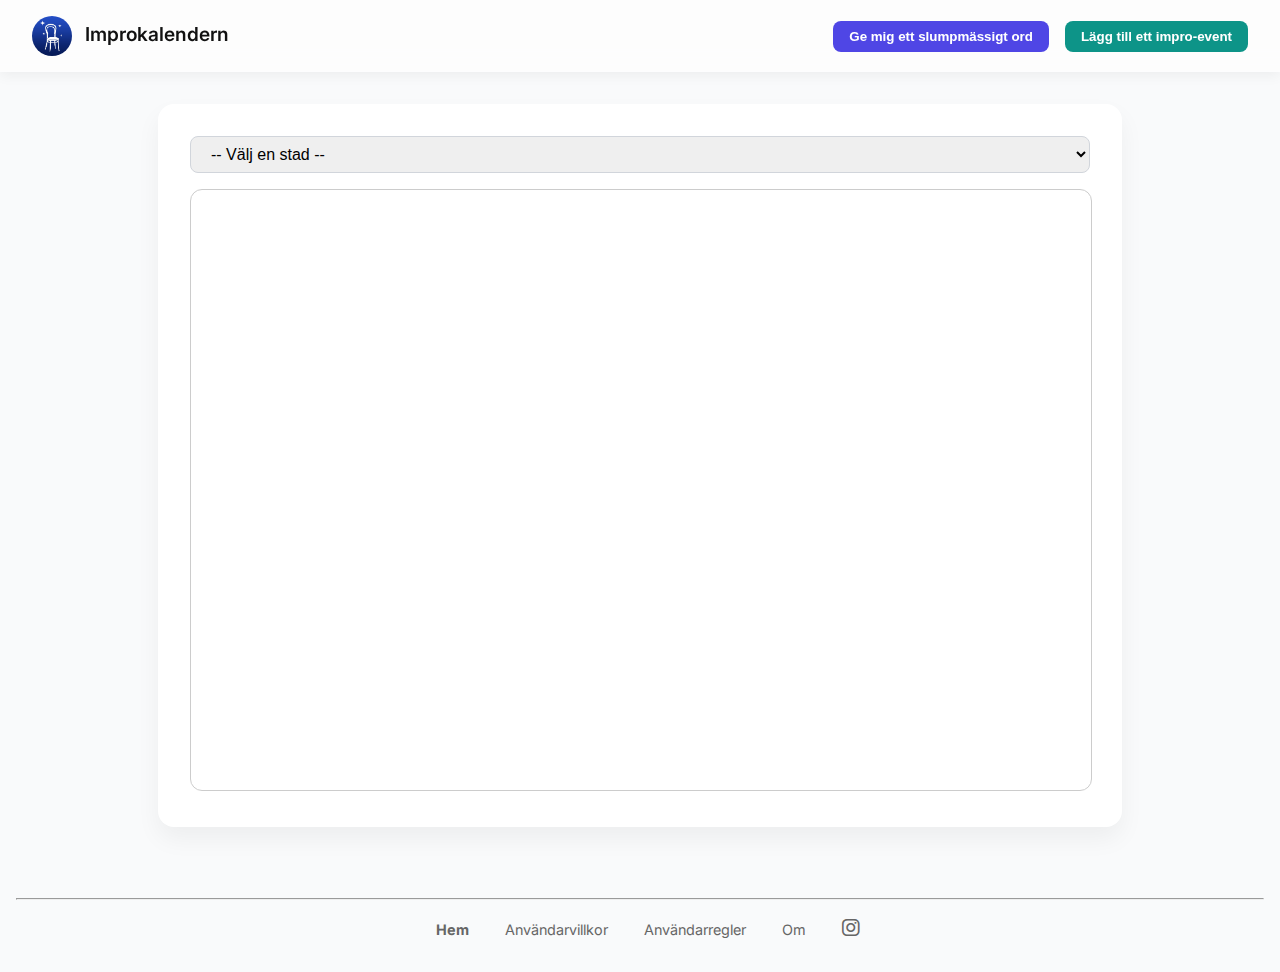
<file: index.html>
<!DOCTYPE html>
<html lang="en">

<head>
    <!-- Basic Meta Tags -->
    <meta charset="UTF-8">
    <meta name="viewport" content="width=device-width, initial-scale=1.0">
    <meta name="description"
        content="Upptäck improvisationsteater i Sverige! Improkalendern samlar föreställningar, impro comedy, jams & workshops i Stockholm, Göteborg och fler städer. Lägg in ditt impro-evenemang gratis!">

    <!-- Open Graph Meta Tags -->
    <meta property="og:title" content="Improkalendern">
    <meta property="og:description" content="Hitta och dela förbättringsevenemang som händer över hela Sverige.">
    <meta property="og:image" content="images/logo.jpg">
    <meta property="og:url" content="https://improkalendern.se"> 
    <meta property="og:type" content="website">

    <!-- Twitter Card Meta Tags -->
    <meta name="twitter:card" content="summary_large_image">
    <meta name="twitter:title" content="Improkalendern">
    <meta name="twitter:description" content="Upptäck improvisationer över hela Sverige med lätthet.">
    <meta name="twitter:image" content="images/logo.jpg">

    <!-- Favicon -->
    <link rel="icon" href="images/logo.jpg" type="image/jpeg">

    <!-- Title -->
    <title>Improkalendern</title>
    <link href="https://fonts.googleapis.com/css2?family=Inter:wght@400;600&display=swap" rel="stylesheet">
    <link rel="stylesheet" href="https://cdnjs.cloudflare.com/ajax/libs/font-awesome/6.5.0/css/all.min.css">

    <!-- Styling -->
    <link rel="stylesheet" href="style.css">

</head>

<body>
    <nav class="navbar">
        <div class="logo">
            <img src="images/logo.jpg" alt="Improv Sweden Logo"
                style="height: 40px; width: 40px; border-radius: 50%; object-fit: cover; vertical-align: middle; margin-right: 0.5rem;">
            Improkalendern
        </div>
        <div class="cta-buttons">
            <button id="randomWordButton" onclick="showRandomWord()" style="background-color:#4f46e5;">Ge mig ett
                slumpmässigt ord</button>
            <button onclick="togglePopup()" style="background-color:#0d9488">Lägg till ett impro-event</button>
        </div>
    </nav>

    <div class="container">
        <div id="dropdowns" class="dropdowns" style="display: flex; gap: 1rem; margin-bottom: 1rem;">
            <!-- City Dropdown -->
            <select id="citySelect" onchange="updateCalendar()">
                <option value="">-- Välj en stad --</option>
            </select>

            <!-- Type Dropdown -->
            <!-- <select id="typeSelect" onchange="">
                <option value="">-- Välj typ --</option>
                <option value="Improföreställning">Improföreställning</option>
                <option value="Jam">Jam</option>
                <option value="Workshop">Workshop</option>
            </select> -->

            <!-- Month Dropdown -->
            <!-- <select id="monthSelect" onchange="">
                <option value="">-- Välj månad --</option>
                <option value="01">Januari</option>
                <option value="02">Februari</option>
                <option value="03">Mars</option>
                <option value="04">April</option>
                <option value="05">Maj</option>
                <option value="06">Juni</option>
                <option value="07">Juli</option>
                <option value="08">Augusti</option>
                <option value="09">September</option>
                <option value="10">Oktober</option>
                <option value="11">November</option>
                <option value="12">December</option>
            </select> -->
        </div>

        <div>
            <iframe class="airtable-embed" id="calendarFrame"
                src="https://airtable.com/embed/appW0McLlByaH5C0D/shrVpIkFPbgpH4IrA" frameborder="0" onmousewheel=""
                width="100%" height="100%" style="background: transparent; border: 1px solid #ccc;"
                loading="lazy"></iframe>
        </div>
    </div>

    <div class="footer">
        <footer style="text-align: center; font-size: 0.9rem; color: #999;">
            <hr style="margin-bottom: 1rem;">
            <nav>
                <a href="index.html"
                    style="margin: 0 1rem; text-decoration: none; color: #666; font-weight: bold;">Hem</a>
                <a href="terms-user.html"
                    style="margin: 0 1rem; text-decoration: none; color: #666;">Användarvillkor</a>
                <a href="terms.html" style="margin: 0 1rem; text-decoration: none; color: #666;">Användarregler</a>
                <a href="about.html" style="margin: 0 1rem; text-decoration: none; color: #666;">Om</a>
                <a href="https://www.instagram.com/improkalendern" target="_blank"
                    style="margin-left: 1rem; color: #666; font-size: 20px;">
                    <i class="fab fa-instagram"></i>
                </a>
            </nav>
            <!-- <p style="margin-top: 1rem;">&copy; 2025 YourSiteName. All rights reserved.</p> -->
        </footer>
    </div>

    <div id="popup" onclick="togglePopup()">
        <iframe src="https://airtable.com/embed/appW0McLlByaH5C0D/shr8vMU9qYf616niE"></iframe>
    </div>
    <div id="wordPopup" onclick="closeWordPopup()">
        <div class="word-box" onclick="event.stopPropagation()">
            <h2 id="randomWord">Word</h2>
            <p id="wordDesc">Description of the word.</p>
            <button onclick="generateWord()">En till</button>
        </div>
    </div>

    <script src="script.js"></script>
</body>

</html>
</file>
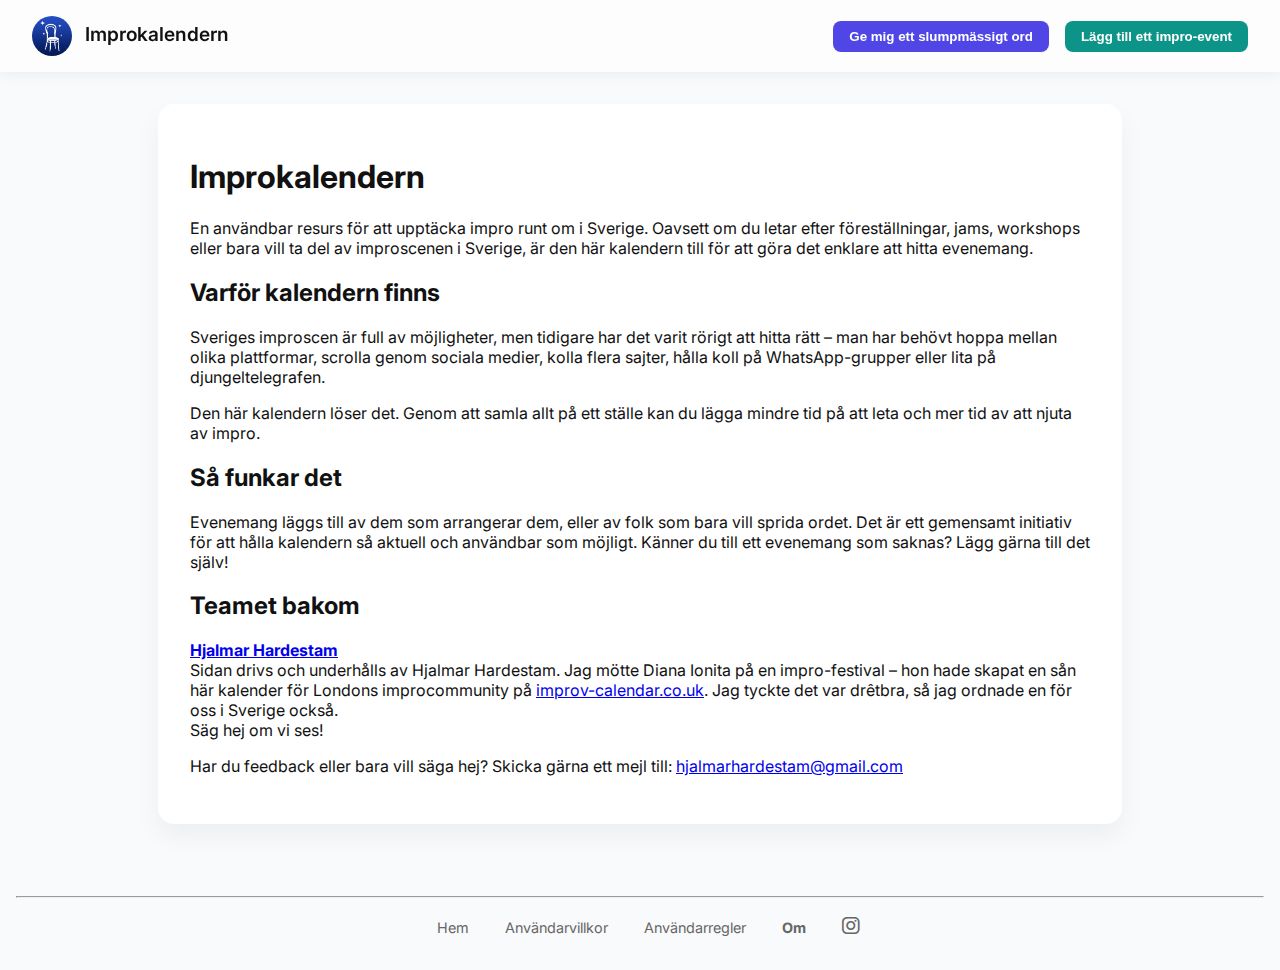
<file: about.html>
<!DOCTYPE html>
<html lang="sv">

<head>
    <!-- Basic Meta Tags -->
    <meta charset="UTF-8">
    <meta name="viewport" content="width=device-width, initial-scale=1.0">
    <meta name="description"
        content="Upptäck improvisationsteater i Sverige! Improkalendern samlar föreställningar, impro comedy, jams & workshops i Stockholm, Göteborg och fler städer. Lägg in ditt impro-evenemang gratis!">

    <!-- Open Graph Meta Tags -->
    <meta property="og:title" content="Om Improkalendern - Improkalendern">
    <meta property="og:description" content="Regler för att posta evenemang på Improkalendern">
    <meta property="og:image" content="images/logo.jpg">
    <meta property="og:url" content="https://improkalendern.se"> 
    <meta property="og:type" content="website">

    <!-- Twitter Card Meta Tags -->
    <meta name="twitter:card" content="summary_large_image">
    <meta name="twitter:title" content="Improkalendern">
    <meta name="twitter:description" content="Upptäck improvisationer över hela Sverige med lätthet.">
    <meta name="twitter:image" content="images/logo.jpg">

    <!-- Favicon -->
    <link rel="icon" href="images/logo.jpg" type="image/jpeg">

    <!-- Title -->
    <title>Om Improkalendern - Improkalendern</title>
    <link href="https://fonts.googleapis.com/css2?family=Inter:wght@400;600&display=swap" rel="stylesheet">
    <link rel="stylesheet" href="https://cdnjs.cloudflare.com/ajax/libs/font-awesome/6.5.0/css/all.min.css">

    <!-- Styling -->
    <link rel="stylesheet" href="style.css">

</head>

<body>
    <nav class="navbar">
        <a href="index.html" style="text-decoration: none; color: inherit;">
            <div class="logo">
                <img src="images/logo.jpg" alt="Improv Sweden Logo"
                    style="height: 40px; width: 40px; border-radius: 9999px; margin-right: 0.5rem; vertical-align: middle;">
                Improkalendern
            </div>
        </a>
        <div class="cta-buttons">
            <button id="randomWordButton" onclick="showRandomWord()" style="background-color:#4f46e5;">Ge mig ett
                slumpmässigt ord</button>
            <button onclick="togglePopup()" style="background-color:#0d9488">Lägg till ett impro-event</button>
        </div>
    </nav>

    <div class="container">
        <h1>Improkalendern</h1>
        <p>
            En användbar resurs för att upptäcka impro runt om i Sverige. Oavsett om du letar efter föreställningar,
            jams, workshops eller bara vill ta del av improscenen i Sverige, är den här kalendern till för att göra det
            enklare att hitta evenemang.
        </p>

        <h2>Varför kalendern finns</h2>
        <p>
            Sveriges improscen är full av möjligheter, men tidigare har det varit rörigt att hitta rätt – man har behövt
            hoppa mellan olika plattformar, scrolla genom sociala medier, kolla flera sajter, hålla koll på
            WhatsApp-grupper eller lita på djungeltelegrafen.
        </p>
        <p>
            Den här kalendern löser det. Genom att samla allt på ett ställe kan du lägga mindre tid på att leta och mer
            tid av att njuta av impro.
        </p>

        <h2>Så funkar det</h2>
        <p>
            Evenemang läggs till av dem som arrangerar dem, eller av folk som bara vill sprida ordet. Det är ett
            gemensamt initiativ för att hålla kalendern så aktuell och användbar som möjligt. Känner du till ett
            evenemang som saknas? Lägg gärna till det själv!
        </p>

        <h2>Teamet bakom</h2>
        <p>
            <strong><a href="https://www.hjalmarhardestam.se/" target="_blank">Hjalmar Hardestam</a></strong><br />
            Sidan drivs och underhålls av Hjalmar Hardestam. Jag mötte Diana Ionita på en impro-festival – hon hade
            skapat en sån här kalender för Londons improcommunity på <a href="https://improv-calendar.co.uk/"
                target="_blank">improv-calendar.co.uk</a>. Jag tyckte det var drêtbra, så jag ordnade en för oss i
            Sverige också.<br />
            Säg hej om vi ses!
        </p>

        <p>
            Har du feedback eller bara vill säga hej? Skicka gärna ett mejl till: <a
                href="mailto:hjalmarhardestam@gmail.com">hjalmarhardestam@gmail.com</a>
        </p>
    </div>

    <div class="footer">
        <footer style="text-align: center; font-size: 0.9rem; color: #999;">
            <hr style="margin-bottom: 1rem;">
            <nav>
                <a href="index.html" style="margin: 0 1rem; text-decoration: none; color: #666;">Hem</a>
                <a href="terms-user.html"
                    style="margin: 0 1rem; text-decoration: none; color: #666;">Användarvillkor</a>
                <a href="terms.html" style="margin: 0 1rem; text-decoration: none; color: #666;">Användarregler</a>
                <a href="about.html"
                    style="margin: 0 1rem; text-decoration: none; color: #666; font-weight: bold;">Om</a>
                <a href="https://www.instagram.com/improkalendern" target="_blank"
                    style="margin-left: 1rem; color: #666; font-size: 20px;">
                    <i class="fab fa-instagram"></i>
                </a>
            </nav>
            <!-- <p style="margin-top: 1rem;">&copy; 2025 YourSiteName. All rights reserved.</p> -->
        </footer>
    </div>

    <div id="popup" onclick="togglePopup()">
        <iframe src="https://airtable.com/embed/appW0McLlByaH5C0D/shr8vMU9qYf616niE"></iframe>
    </div>
    <div id="wordPopup" onclick="closeWordPopup()">
        <div class="word-box" onclick="event.stopPropagation()">
            <h2 id="randomWord">Word</h2>
            <p id="wordDesc">Description of the word.</p>
            <button onclick="generateWord()">En till</button>
        </div>
    </div>

    <script src="script.js"></script>
</body>

</html>
</file>
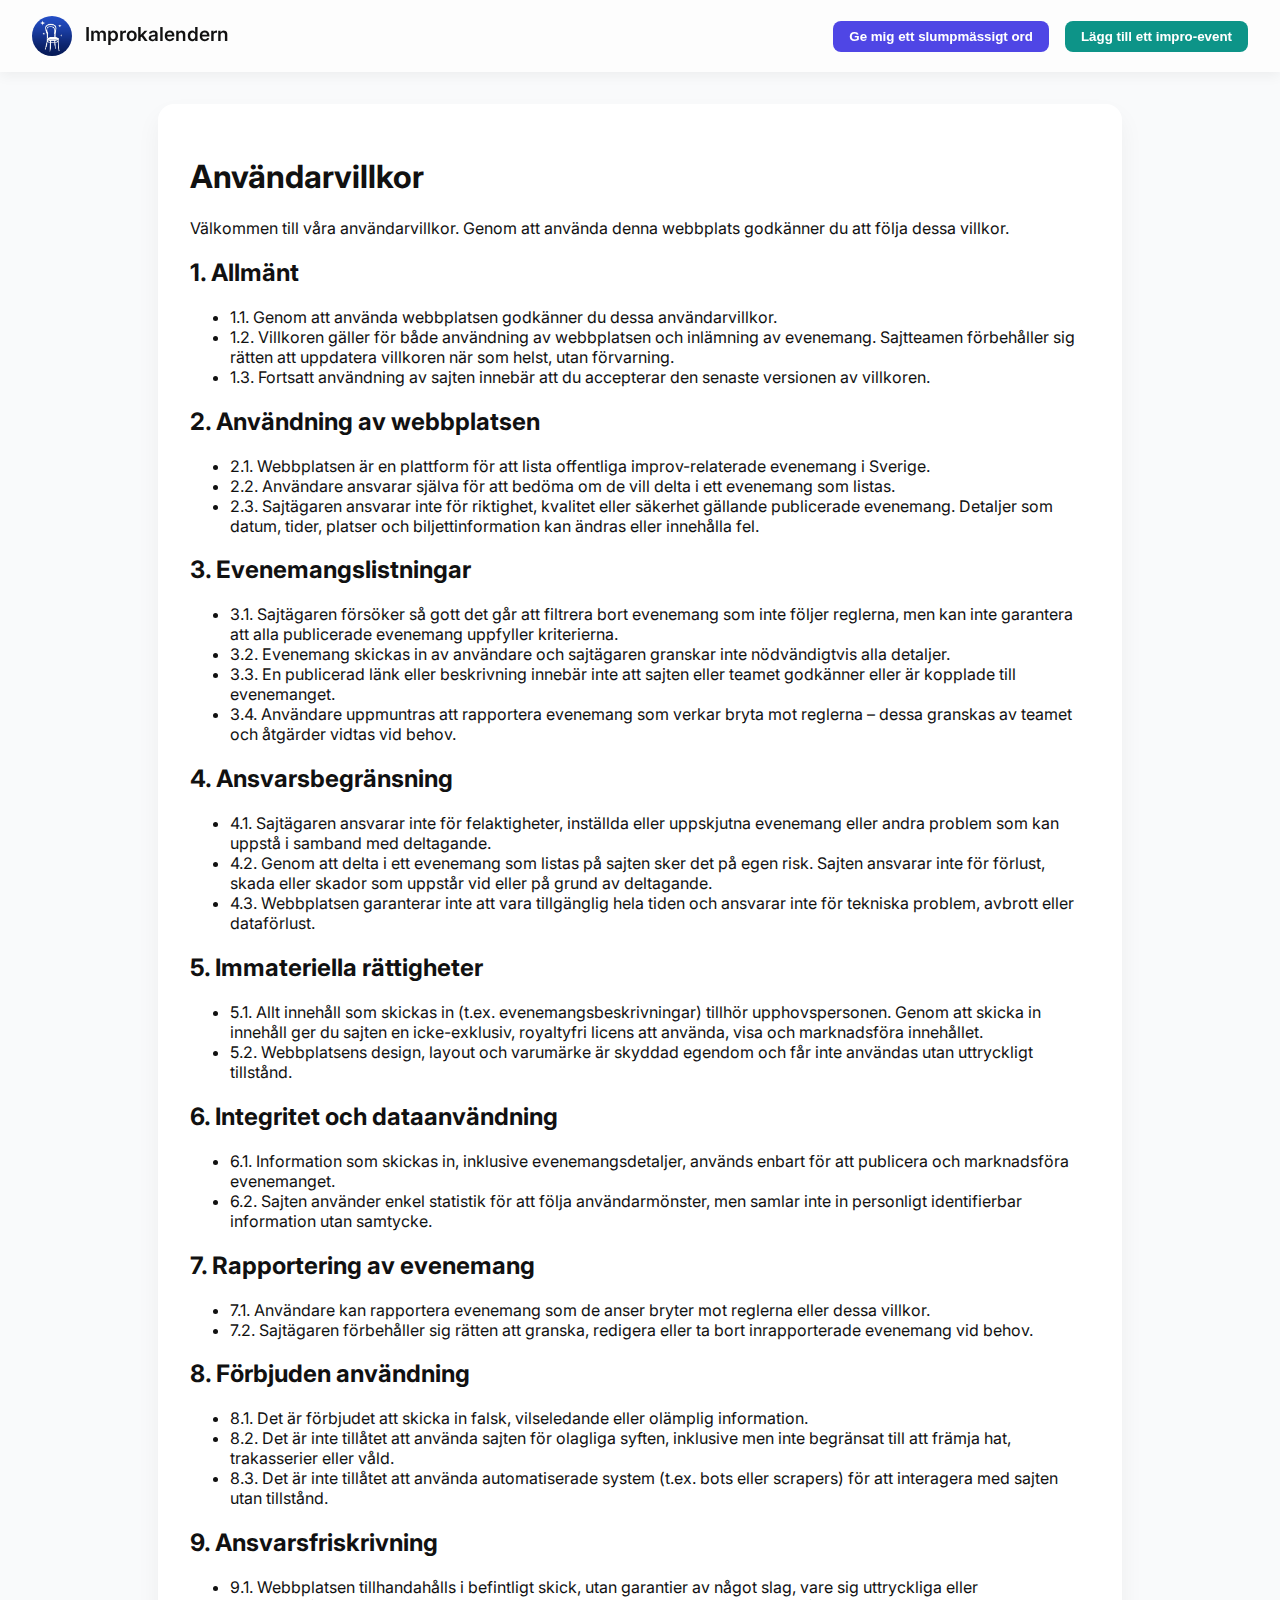
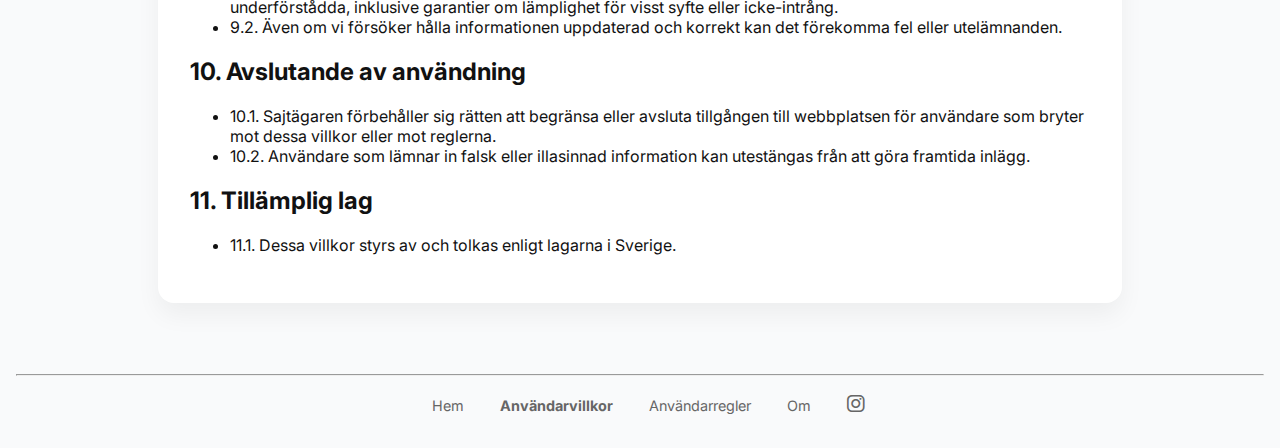
<file: terms-user.html>
<!DOCTYPE html>
<html lang="sv">

<head>
    <!-- Basic Meta Tags -->
    <meta charset="UTF-8">
    <meta name="viewport" content="width=device-width, initial-scale=1.0">
    <meta name="description"
        content="Upptäck improvisationsteater i Sverige! Improkalendern samlar föreställningar, impro comedy, jams & workshops i Stockholm, Göteborg och fler städer. Lägg in ditt impro-evenemang gratis!">

    <!-- Open Graph Meta Tags -->
    <meta property="og:title" content="Användarvillkor - Improkalendern">
    <meta property="og:description" content="Regler för att posta evenemang på Improkalendern">
    <meta property="og:image" content="images/logo.jpg">
    <meta property="og:url" content="https://improkalendern.se"> 
    <meta property="og:type" content="website">

    <!-- Twitter Card Meta Tags -->
    <meta name="twitter:card" content="summary_large_image">
    <meta name="twitter:title" content="Improkalendern">
    <meta name="twitter:description" content="Upptäck improvisationer över hela Sverige med lätthet.">
    <meta name="twitter:image" content="images/logo.jpg">

    <!-- Favicon -->
    <link rel="icon" href="images/logo.jpg" type="image/jpeg">

    <!-- Title -->
    <title>Användarvillkor - Improkalendern</title>
    <link href="https://fonts.googleapis.com/css2?family=Inter:wght@400;600&display=swap" rel="stylesheet">
    <link rel="stylesheet" href="https://cdnjs.cloudflare.com/ajax/libs/font-awesome/6.5.0/css/all.min.css">

    <!-- Styling -->
    <link rel="stylesheet" href="style.css">

</head>

<body>
    <nav class="navbar">
        <a href="index.html" style="text-decoration: none; color: inherit;">
            <div class="logo">
                <img src="images/logo.jpg" alt="Improv Sweden Logo"
                    style="height: 40px; width: 40px; border-radius: 9999px; margin-right: 0.5rem; vertical-align: middle;">
                Improkalendern
            </div>
        </a>
        <div class="cta-buttons">
            <button id="randomWordButton" onclick="showRandomWord()" style="background-color:#4f46e5;">Ge mig ett
                slumpmässigt ord</button>
            <button onclick="togglePopup()" style="background-color:#0d9488">Lägg till ett impro-event</button>
        </div>
    </nav>

    <div class="container">
        <h1>Användarvillkor</h1>
        <p>Välkommen till våra användarvillkor. Genom att använda denna webbplats godkänner du att följa dessa villkor.
        </p>

        <h2>1. Allmänt</h2>
        <ul>
            <li>1.1. Genom att använda webbplatsen godkänner du dessa användarvillkor.</li>
            <li>1.2. Villkoren gäller för både användning av webbplatsen och inlämning av evenemang. Sajtteamen
                förbehåller sig rätten att uppdatera villkoren när som helst, utan förvarning.</li>
            <li>1.3. Fortsatt användning av sajten innebär att du accepterar den senaste versionen av villkoren.</li>
        </ul>

        <h2>2. Användning av webbplatsen</h2>
        <ul>
            <li>2.1. Webbplatsen är en plattform för att lista offentliga improv-relaterade evenemang i Sverige.</li>
            <li>2.2. Användare ansvarar själva för att bedöma om de vill delta i ett evenemang som listas.</li>
            <li>2.3. Sajtägaren ansvarar inte för riktighet, kvalitet eller säkerhet gällande publicerade evenemang.
                Detaljer som datum, tider, platser och biljettinformation kan ändras eller innehålla fel.</li>
        </ul>

        <h2>3. Evenemangslistningar</h2>
        <ul>
            <li>3.1. Sajtägaren försöker så gott det går att filtrera bort evenemang som inte följer reglerna, men kan
                inte garantera att alla publicerade evenemang uppfyller kriterierna.</li>
            <li>3.2. Evenemang skickas in av användare och sajtägaren granskar inte nödvändigtvis alla detaljer.</li>
            <li>3.3. En publicerad länk eller beskrivning innebär inte att sajten eller teamet godkänner eller är
                kopplade till evenemanget.</li>
            <li>3.4. Användare uppmuntras att rapportera evenemang som verkar bryta mot reglerna – dessa granskas av
                teamet och åtgärder vidtas vid behov.</li>
        </ul>

        <h2>4. Ansvarsbegränsning</h2>
        <ul>
            <li>4.1. Sajtägaren ansvarar inte för felaktigheter, inställda eller uppskjutna evenemang eller andra
                problem som kan uppstå i samband med deltagande.</li>
            <li>4.2. Genom att delta i ett evenemang som listas på sajten sker det på egen risk. Sajten ansvarar inte
                för förlust, skada eller skador som uppstår vid eller på grund av deltagande.</li>
            <li>4.3. Webbplatsen garanterar inte att vara tillgänglig hela tiden och ansvarar inte för tekniska problem,
                avbrott eller dataförlust.</li>
        </ul>

        <h2>5. Immateriella rättigheter</h2>
        <ul>
            <li>5.1. Allt innehåll som skickas in (t.ex. evenemangsbeskrivningar) tillhör upphovspersonen. Genom att
                skicka in innehåll ger du sajten en icke-exklusiv, royaltyfri licens att använda, visa och marknadsföra
                innehållet.</li>
            <li>5.2. Webbplatsens design, layout och varumärke är skyddad egendom och får inte användas utan uttryckligt
                tillstånd.</li>
        </ul>

        <h2>6. Integritet och dataanvändning</h2>
        <ul>
            <li>6.1. Information som skickas in, inklusive evenemangsdetaljer, används enbart för att publicera och
                marknadsföra evenemanget.</li>
            <li>6.2. Sajten använder enkel statistik för att följa användarmönster, men samlar inte in personligt
                identifierbar information utan samtycke.</li>
        </ul>

        <h2>7. Rapportering av evenemang</h2>
        <ul>
            <li>7.1. Användare kan rapportera evenemang som de anser bryter mot reglerna eller dessa villkor.</li>
            <li>7.2. Sajtägaren förbehåller sig rätten att granska, redigera eller ta bort inrapporterade evenemang vid
                behov.</li>
        </ul>

        <h2>8. Förbjuden användning</h2>
        <ul>
            <li>8.1. Det är förbjudet att skicka in falsk, vilseledande eller olämplig information.</li>
            <li>8.2. Det är inte tillåtet att använda sajten för olagliga syften, inklusive men inte begränsat till att
                främja hat, trakasserier eller våld.</li>
            <li>8.3. Det är inte tillåtet att använda automatiserade system (t.ex. bots eller scrapers) för att
                interagera med sajten utan tillstånd.</li>
        </ul>

        <h2>9. Ansvarsfriskrivning</h2>
        <ul>
            <li>9.1. Webbplatsen tillhandahålls i befintligt skick, utan garantier av något slag, vare sig uttryckliga
                eller underförstådda, inklusive garantier om lämplighet för visst syfte eller icke-intrång.</li>
            <li>9.2. Även om vi försöker hålla informationen uppdaterad och korrekt kan det förekomma fel eller
                utelämnanden.</li>
        </ul>

        <h2>10. Avslutande av användning</h2>
        <ul>
            <li>10.1. Sajtägaren förbehåller sig rätten att begränsa eller avsluta tillgången till webbplatsen för
                användare som bryter mot dessa villkor eller mot reglerna.</li>
            <li>10.2. Användare som lämnar in falsk eller illasinnad information kan utestängas från att göra framtida
                inlägg.</li>
        </ul>

        <h2>11. Tillämplig lag</h2>
        <ul>
            <li>11.1. Dessa villkor styrs av och tolkas enligt lagarna i Sverige.</li>
        </ul>
    </div>

    <div class="footer">
        <footer style="text-align: center; font-size: 0.9rem; color: #999;">
            <hr style="margin-bottom: 1rem;">
            <nav>
                <a href="index.html" style="margin: 0 1rem; text-decoration: none; color: #666;">Hem</a>
                <a href="terms-user.html"
                    style="margin: 0 1rem; text-decoration: none; color: #666; font-weight: bold;">Användarvillkor</a>
                <a href="terms.html" style="margin: 0 1rem; text-decoration: none; color: #666;">Användarregler</a>
                <a href="about.html" style="margin: 0 1rem; text-decoration: none; color: #666;">Om</a>
                <a href="https://www.instagram.com/improkalendern" target="_blank"
                    style="margin-left: 1rem; color: #666; font-size: 20px;">
                    <i class="fab fa-instagram"></i>
                </a>
            </nav>
            <!-- <p style="margin-top: 1rem;">&copy; 2025 YourSiteName. All rights reserved.</p> -->
        </footer>
    </div>

    <div id="popup" onclick="togglePopup()">
        <iframe src="https://airtable.com/embed/appW0McLlByaH5C0D/shr8vMU9qYf616niE"></iframe>
    </div>
    <div id="wordPopup" onclick="closeWordPopup()">
        <div class="word-box" onclick="event.stopPropagation()">
            <h2 id="randomWord">Word</h2>
            <p id="wordDesc">Description of the word.</p>
            <button onclick="generateWord()">En till</button>
        </div>
    </div>

    <script src="script.js"></script>
</body>

</html>
</file>
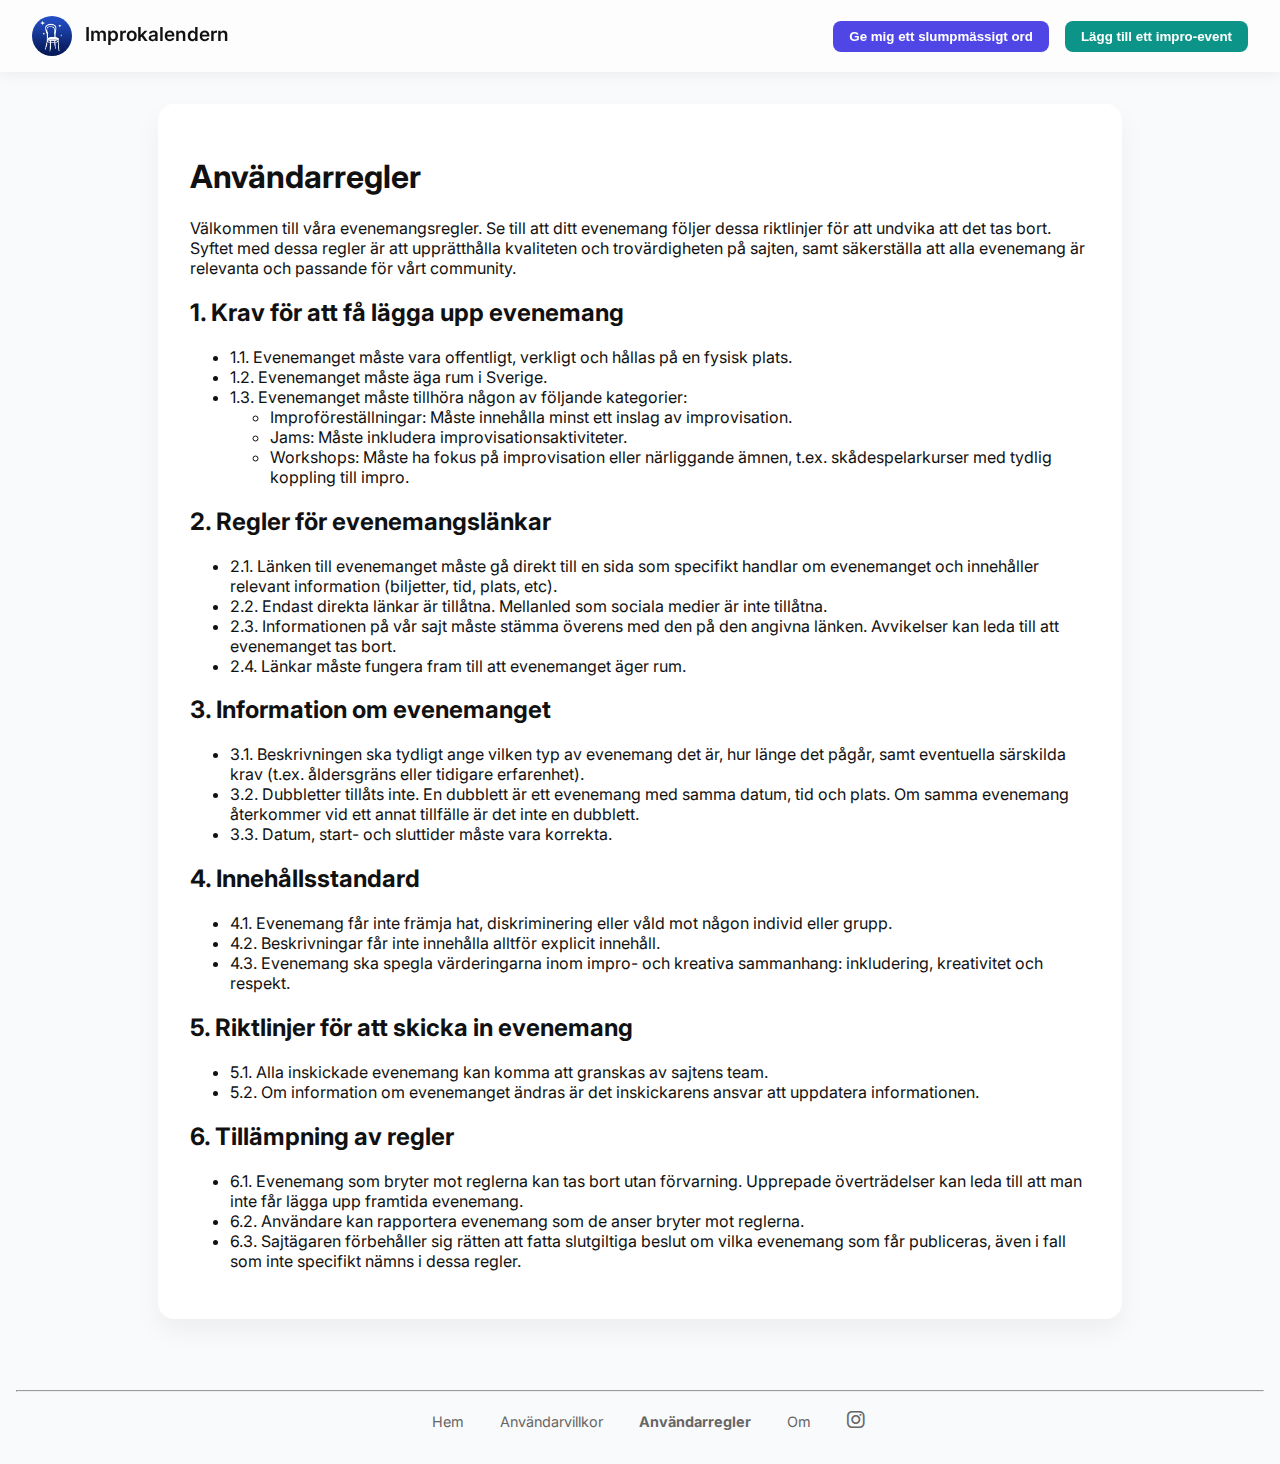
<file: terms.html>
<!DOCTYPE html>
<html lang="sv">

<head>
    <!-- Basic Meta Tags -->
    <meta charset="UTF-8">
    <meta name="viewport" content="width=device-width, initial-scale=1.0">
    <meta name="description"
        content="Upptäck improvisationsteater i Sverige! Improkalendern samlar föreställningar, impro comedy, jams & workshops i Stockholm, Göteborg och fler städer. Lägg in ditt impro-evenemang gratis!">

    <!-- Open Graph Meta Tags -->
    <meta property="og:title" content="Användarregler - Improkalendern">
    <meta property="og:description" content="Regler för att posta evenemang på Improkalendern">
    <meta property="og:image" content="images/logo.jpg">
    <meta property="og:url" content="https://improkalendern.se"> 
    <meta property="og:type" content="website">

    <!-- Twitter Card Meta Tags -->
    <meta name="twitter:card" content="summary_large_image">
    <meta name="twitter:title" content="Improkalendern">
    <meta name="twitter:description" content="Upptäck improvisationer över hela Sverige med lätthet.">
    <meta name="twitter:image" content="images/logo.jpg">

    <!-- Favicon -->
    <link rel="icon" href="images/logo.jpg" type="image/jpeg">

    <!-- Title -->
    <title>Användarregler - Improkalendern</title>
    <link href="https://fonts.googleapis.com/css2?family=Inter:wght@400;600&display=swap" rel="stylesheet">
    <link rel="stylesheet" href="https://cdnjs.cloudflare.com/ajax/libs/font-awesome/6.5.0/css/all.min.css">

    <!-- Styling -->
    <link rel="stylesheet" href="style.css">

</head>

<body>
    <nav class="navbar">
        <a href="index.html" style="text-decoration: none; color: inherit;">
            <div class="logo">
                <img src="images/logo.jpg" alt="Improv Sweden Logo"
                    style="height: 40px; width: 40px; border-radius: 9999px; margin-right: 0.5rem; vertical-align: middle;">
                Improkalendern
            </div>
        </a>
        <div class="cta-buttons">
            <button id="randomWordButton" onclick="showRandomWord()" style="background-color:#4f46e5;">Ge mig ett
                slumpmässigt ord</button>
            <button onclick="togglePopup()" style="background-color:#0d9488">Lägg till ett impro-event</button>
        </div>
    </nav>

    <div class="container">
        <h1>Användarregler</h1>
        <p>Välkommen till våra evenemangsregler. Se till att ditt evenemang följer dessa riktlinjer för att undvika att
            det tas bort.<br>
            Syftet med dessa regler är att upprätthålla kvaliteten och trovärdigheten på sajten, samt säkerställa att
            alla evenemang är relevanta och passande för vårt community.</p>

        <h2>1. Krav för att få lägga upp evenemang</h2>
        <ul>
            <li>1.1. Evenemanget måste vara offentligt, verkligt och hållas på en fysisk plats.</li>
            <li>1.2. Evenemanget måste äga rum i Sverige.</li>
            <li>1.3. Evenemanget måste tillhöra någon av följande kategorier:
                <ul>
                    <li>Improföreställningar: Måste innehålla minst ett inslag av improvisation.</li>
                    <li>Jams: Måste inkludera improvisationsaktiviteter.</li>
                    <li>Workshops: Måste ha fokus på improvisation eller närliggande ämnen, t.ex. skådespelarkurser med
                        tydlig koppling till impro.</li>
                </ul>
            </li>
        </ul>

        <h2>2. Regler för evenemangslänkar</h2>
        <ul>
            <li>2.1. Länken till evenemanget måste gå direkt till en sida som specifikt handlar om evenemanget och
                innehåller relevant information (biljetter, tid, plats, etc).</li>
            <li>2.2. Endast direkta länkar är tillåtna. Mellanled som sociala medier är inte tillåtna.</li>
            <li>2.3. Informationen på vår sajt måste stämma överens med den på den angivna länken. Avvikelser kan leda
                till att evenemanget tas bort.</li>
            <li>2.4. Länkar måste fungera fram till att evenemanget äger rum.</li>
        </ul>

        <h2>3. Information om evenemanget</h2>
        <ul>
            <li>3.1. Beskrivningen ska tydligt ange vilken typ av evenemang det är, hur länge det pågår, samt eventuella
                särskilda krav (t.ex. åldersgräns eller tidigare erfarenhet).</li>
            <li>3.2. Dubbletter tillåts inte. En dubblett är ett evenemang med samma datum, tid och plats. Om samma
                evenemang återkommer vid ett annat tillfälle är det inte en dubblett.</li>
            <li>3.3. Datum, start- och sluttider måste vara korrekta.</li>
        </ul>

        <h2>4. Innehållsstandard</h2>
        <ul>
            <li>4.1. Evenemang får inte främja hat, diskriminering eller våld mot någon individ eller grupp.</li>
            <li>4.2. Beskrivningar får inte innehålla alltför explicit innehåll.</li>
            <li>4.3. Evenemang ska spegla värderingarna inom impro- och kreativa sammanhang: inkludering, kreativitet
                och respekt.</li>
        </ul>

        <h2>5. Riktlinjer för att skicka in evenemang</h2>
        <ul>
            <li>5.1. Alla inskickade evenemang kan komma att granskas av sajtens team.</li>
            <li>5.2. Om information om evenemanget ändras är det inskickarens ansvar att uppdatera informationen.</li>
        </ul>

        <h2>6. Tillämpning av regler</h2>
        <ul>
            <li>6.1. Evenemang som bryter mot reglerna kan tas bort utan förvarning. Upprepade överträdelser kan leda
                till att man inte får lägga upp framtida evenemang.</li>
            <li>6.2. Användare kan rapportera evenemang som de anser bryter mot reglerna.</li>
            <li>6.3. Sajtägaren förbehåller sig rätten att fatta slutgiltiga beslut om vilka evenemang som får
                publiceras, även i fall som inte specifikt nämns i dessa regler.</li>
        </ul>
    </div>

    <div class="footer">
        <footer style="text-align: center; font-size: 0.9rem; color: #999;">
            <hr style="margin-bottom: 1rem;">
            <nav>
                <a href="index.html" style="margin: 0 1rem; text-decoration: none; color: #666;">Hem</a>
                <a href="terms-user.html"
                    style="margin: 0 1rem; text-decoration: none; color: #666;">Användarvillkor</a>
                <a href="terms.html"
                    style="margin: 0 1rem; text-decoration: none; color: #666; font-weight: bold;">Användarregler</a>
                <a href="about.html" style="margin: 0 1rem; text-decoration: none; color: #666;">Om</a>
                <a href="https://www.instagram.com/improkalendern" target="_blank"
                    style="margin-left: 1rem; color: #666; font-size: 20px;">
                    <i class="fab fa-instagram"></i>
                </a>
            </nav>
            <!-- <p style="margin-top: 1rem;">&copy; 2025 YourSiteName. All rights reserved.</p> -->
        </footer>
    </div>

    <div id="popup" onclick="togglePopup()">
        <iframe src="https://airtable.com/embed/appW0McLlByaH5C0D/shr8vMU9qYf616niE"></iframe>
    </div>
    <div id="wordPopup" onclick="closeWordPopup()">
        <div class="word-box" onclick="event.stopPropagation()">
            <h2 id="randomWord">Word</h2>
            <p id="wordDesc">Description of the word.</p>
            <button onclick="generateWord()">En till</button>
        </div>
    </div>

    <script src="script.js"></script>
</body>

</html>
</file>
<file: style.css>
/* <style> */
body {
    margin: 0;
    font-family: 'Inter', sans-serif;
    background: #f9fafb;
    color: #111;
}

.navbar {
    display: flex;
    flex-direction: row;
    justify-content: space-between;
    align-items: center;
    background: rgba(255, 255, 255, 0.6);
    backdrop-filter: blur(12px);
    padding: 1rem 2rem;
    position: sticky;
    top: 0;
    z-index: 1000;
    box-shadow: 0 4px 12px rgba(0, 0, 0, 0.05);
    flex-wrap: wrap;
    /* allow wrapping */
    gap: 0.5rem;
}

.logo {
    font-weight: 600;
    font-size: 1.2rem;
    flex-basis: 100%;
    /* take full width on mobile */
}

.cta-buttons {
    display: flex;
    gap: 1rem;
    flex-wrap: wrap;
}

.cta-buttons button {
    padding: 0.5rem 1rem;
    border: none;
    border-radius: 0.5rem;
    background: #111827;
    color: #fff;
    font-weight: 600;
    cursor: pointer;
}

/* Mobile-first responsive tweak */
@media (min-width: 768px) {
    .navbar {
        flex-direction: row;
    }

    .logo {
        flex-basis: auto;
    }
}

.container {
    max-width: 900px;
    margin: 2rem auto;
    padding: 2rem;
    background: white;
    border-radius: 1rem;
    box-shadow: 0 12px 24px rgba(0, 0, 0, 0.05);
}

.dropdown {
    margin-bottom: 1.5rem;
}

select {
    padding: 0.5rem 1rem;
    border-radius: 0.5rem;
    border: 1px solid #d1d5db;
    font-size: 1rem;
    width: 100%;
}

iframe {
    width: 100%;
    height: 600px;
    border: none;
    border-radius: 0.75rem;
}

.footer {
    text-align: center;
    padding: 2rem 1rem;
    font-size: 0.9rem;
    color: #6b7280;
}

#popup {
    display: none;
    position: fixed;
    top: 0;
    left: 0;
    right: 0;
    bottom: 0;
    background-color: rgba(0, 0, 0, 0.6);
    z-index: 2000;
    justify-content: center;
    align-items: center;
}

#popup iframe {
    width: 90%;
    max-width: 600px;
    height: 600px;
    border: none;
}

#wordPopup {
    display: none;
    position: fixed;
    top: 0;
    left: 0;
    right: 0;
    bottom: 0;
    background: rgba(0, 0, 0, 0.6);
    z-index: 3000;
    justify-content: center;
    align-items: center;
}

.word-box {
    background: white;
    padding: 2rem;
    border-radius: 1rem;
    max-width: 400px;
    width: 90%;
    text-align: center;
    box-shadow: 0 12px 24px rgba(0, 0, 0, 0.2);
}

.word-box h2 {
    margin-bottom: 0.5rem;
}

.word-box p {
    color: #555;
    margin-bottom: 1.5rem;
}

.word-box button {
    background: #111827;
    color: white;
    padding: 0.5rem 1rem;
    border: none;
    border-radius: 0.5rem;
    font-weight: 600;
    cursor: pointer;
}

/* </style> */
</file>
